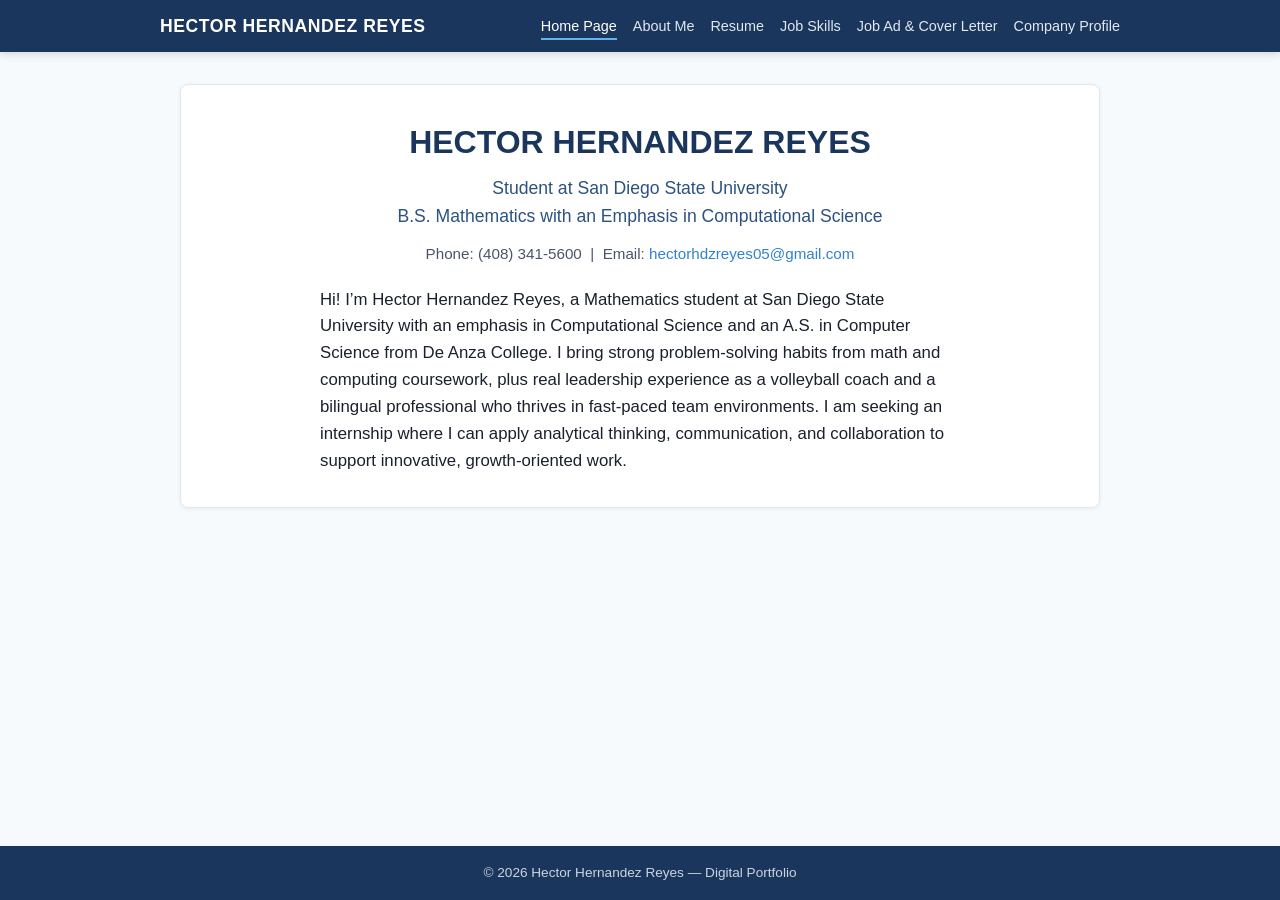
<file: index.html>
<!DOCTYPE html>
<html lang="en">
<head>
  <meta charset="UTF-8">
  <meta name="viewport" content="width=device-width, initial-scale=1.0">
  <title>Home | Hector Hernandez Reyes Portfolio</title>
  <link rel="stylesheet" href="css/style.css">
</head>
<body>
  <header class="site-header">
    <div class="header-inner">
      <a class="site-title" href="index.html">HECTOR HERNANDEZ REYES</a>
      <button class="nav-toggle" type="button" aria-expanded="false" aria-label="Toggle menu">Menu</button>
      <nav class="main-nav" aria-label="Main">
        <ul>
          <li><a href="index.html">Home Page</a></li>
          <li><a href="about.html">About Me</a></li>
          <li><a href="resume.html">Resume</a></li>
          <li><a href="skills.html">Job Skills</a></li>
          <li><a href="job.html">Job Ad &amp; Cover Letter</a></li>
          <li><a href="company.html">Company Profile</a></li>
        </ul>
      </nav>
    </div>
  </header>

  <main>
    <section class="hero">
      <h1>HECTOR HERNANDEZ REYES</h1>
      <p class="role">Student at San Diego State University<br>B.S. Mathematics with an Emphasis in Computational Science</p>
      <p class="contact-line">
        Phone: (408) 341-5600 &nbsp;|&nbsp;
        Email: <a href="mailto:hectorhdzreyes05@gmail.com">hectorhdzreyes05@gmail.com</a>
      </p>
      <div class="pitch">
        <p>
          Hi! I’m Hector Hernandez Reyes, a Mathematics student at San Diego State University
          with an emphasis in Computational Science and an A.S. in Computer Science from De Anza College.
          I bring strong problem-solving habits from math and computing coursework, plus real leadership
          experience as a volleyball coach and a bilingual professional who thrives in fast-paced team environments.
          I am seeking an internship where I can apply analytical thinking, communication, and collaboration
          to support innovative, growth-oriented work.
        </p>
      </div>
    </section>
  </main>

  <footer class="site-footer">
    <p>&copy; 2026 Hector Hernandez Reyes &mdash; Digital Portfolio</p>
  </footer>
  <script src="js/main.js"></script>
</body>
</html>
</file>
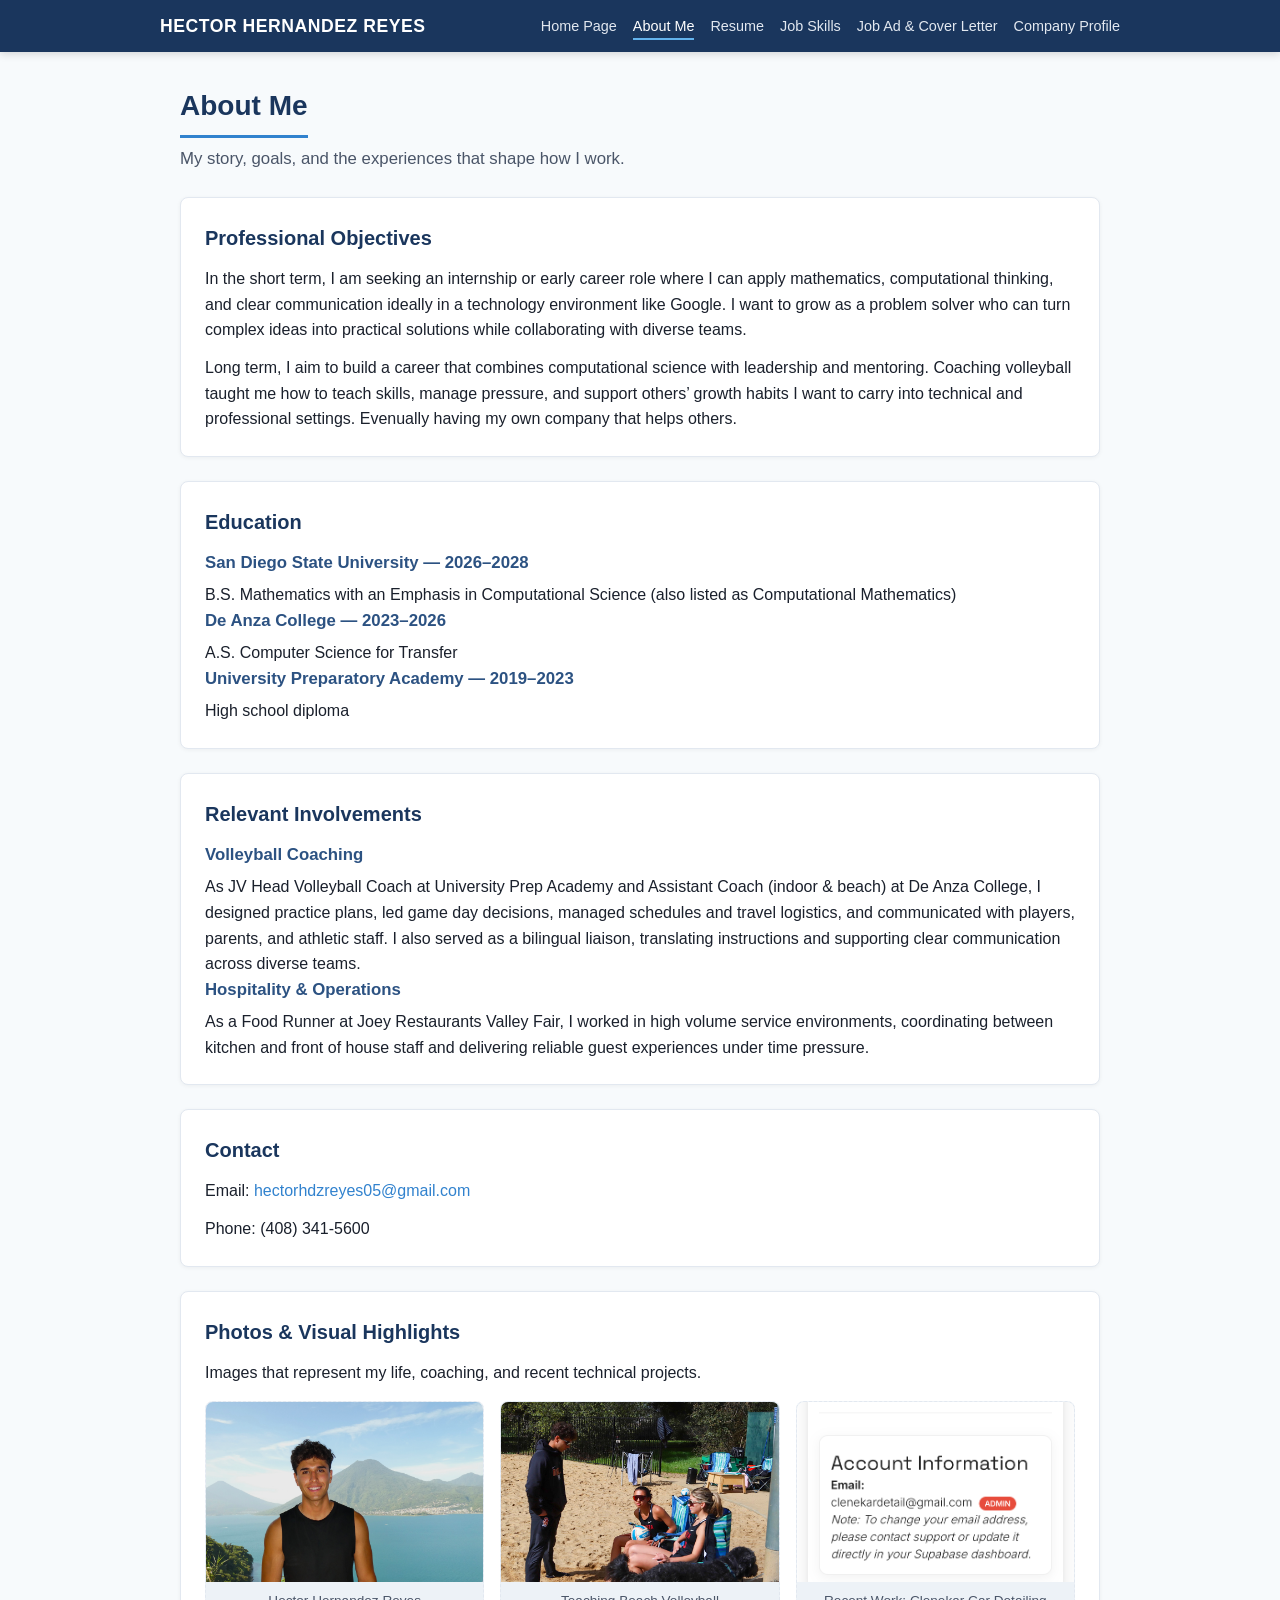
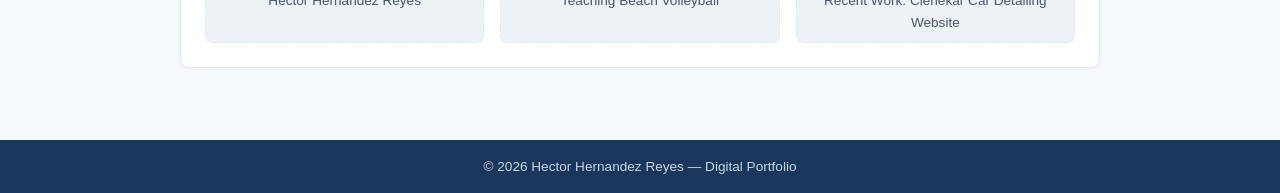
<file: about.html>
<!DOCTYPE html>
<html lang="en">
<head>
  <meta charset="UTF-8">
  <meta name="viewport" content="width=device-width, initial-scale=1.0">
  <title>About Me | Hector Hernandez Reyes Portfolio</title>
  <link rel="stylesheet" href="css/style.css">
</head>
<body>
  <header class="site-header">
    <div class="header-inner">
      <a class="site-title" href="index.html">HECTOR HERNANDEZ REYES</a>
      <button class="nav-toggle" type="button" aria-expanded="false" aria-label="Toggle menu">Menu</button>
      <nav class="main-nav" aria-label="Main">
        <ul>
          <li><a href="index.html">Home Page</a></li>
          <li><a href="about.html">About Me</a></li>
          <li><a href="resume.html">Resume</a></li>
          <li><a href="skills.html">Job Skills</a></li>
          <li><a href="job.html">Job Ad &amp; Cover Letter</a></li>
          <li><a href="company.html">Company Profile</a></li>
        </ul>
      </nav>
    </div>
  </header>

  <main>
    <h1 class="page-heading">About Me</h1>
    <p class="subtitle">My story, goals, and the experiences that shape how I work.</p>

    <section class="section">
      <h2>Professional Objectives</h2>
      <p>
        In the short term, I am seeking an internship or early career role where I can apply
        mathematics, computational thinking, and clear communication ideally in a technology
        environment like Google. I want to grow as a problem solver who can turn complex ideas
        into practical solutions while collaborating with diverse teams.
      </p>
      <p>
        Long term, I aim to build a career that combines computational science with leadership
        and mentoring. Coaching volleyball taught me how to teach skills, manage pressure, and
        support others’ growth habits I want to carry into technical and professional settings. 
        Evenually having my own company that helps others. 
    </section>

    <section class="section">
      <h2>Education</h2>
      <h3>San Diego State University — 2026–2028</h3>
      <p>B.S. Mathematics with an Emphasis in Computational Science (also listed as Computational Mathematics)</p>
      <h3>De Anza College — 2023–2026</h3>
      <p>A.S. Computer Science for Transfer</p>
      <h3>University Preparatory Academy — 2019–2023</h3>
      <p>High school diploma</p>
    </section>

    <section class="section">
      <h2>Relevant Involvements</h2>
      <h3>Volleyball Coaching</h3>
      <p>
        As JV Head Volleyball Coach at University Prep Academy and Assistant Coach (indoor & beach)
        at De Anza College, I designed practice plans, led game day decisions, managed schedules and
        travel logistics, and communicated with players, parents, and athletic staff. I also served as
        a bilingual liaison, translating instructions and supporting clear communication across diverse teams.
      </p>
      <h3>Hospitality & Operations</h3>
      <p>
        As a Food Runner at Joey Restaurants Valley Fair, I worked in high volume service environments,
        coordinating between kitchen and front of house staff and delivering reliable guest experiences
        under time pressure.
      </p>
    </section>

    <section class="section">
      <h2>Contact</h2>
      <p>Email: <a href="mailto:hectorhdzreyes05@gmail.com">hectorhdzreyes05@gmail.com</a></p>
      <p>Phone: (408) 341-5600</p>
    </section>

    <section class="section">
      <h2>Photos & Visual Highlights</h2>
      <p>Images that represent my life, coaching, and recent technical projects.</p>
      <div class="image-grid">
        <div class="image-card">
          <img src="images/01000716.jpg" alt="Hector Hernandez Reyes">
          <p class="caption">Hector Hernandez Reyes</p>
        </div>
        <div class="image-card">
          <img src="images/IMG_9783.JPEG" alt="Teaching Beach Volleyball">
          <p class="caption">Teaching Beach Volleyball</p>
        </div>
        <div class="image-card">
          <img src="images/IMG_8587.PNG" alt="Recent Work: Clenekar Car Detailing Website">
          <p class="caption">Recent Work: Clenekar Car Detailing Website</p>
        </div>
      </div>
    </section>
  </main>

  <footer class="site-footer">
    <p>&copy; 2026 Hector Hernandez Reyes &mdash; Digital Portfolio</p>
  </footer>
  <script src="js/main.js"></script>
</body>
</html>
</file>
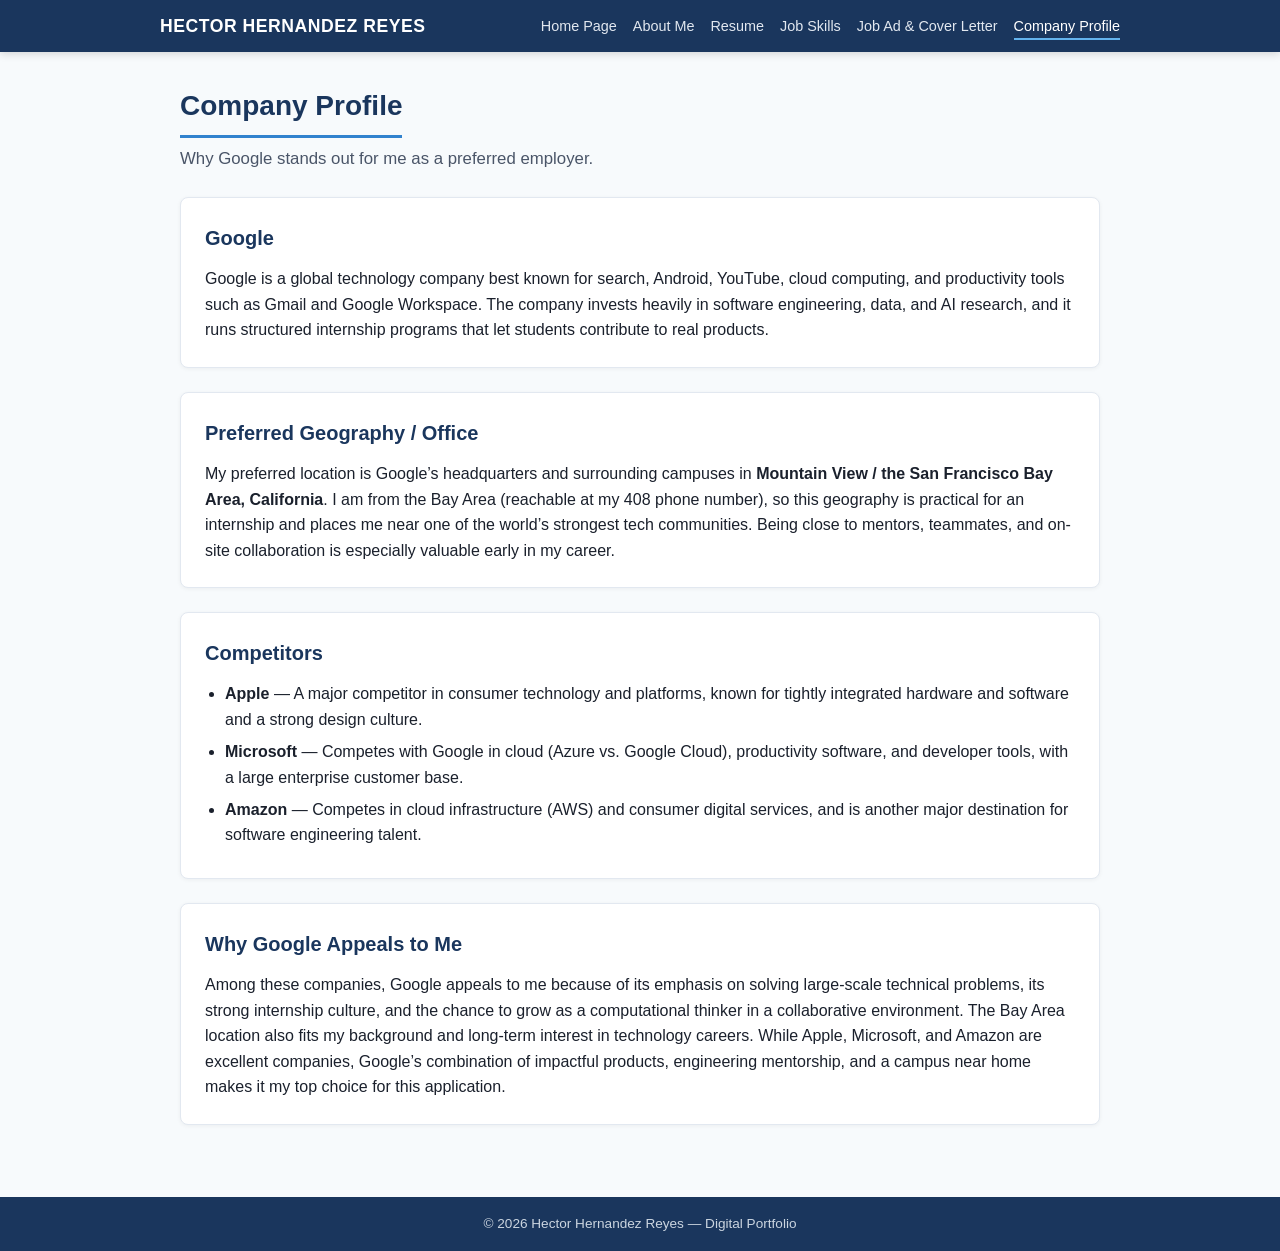
<file: company.html>
<!DOCTYPE html>
<html lang="en">
<head>
  <meta charset="UTF-8">
  <meta name="viewport" content="width=device-width, initial-scale=1.0">
  <title>Company Profile | Hector Hernandez Reyes Portfolio</title>
  <link rel="stylesheet" href="css/style.css">
</head>
<body>
  <header class="site-header">
    <div class="header-inner">
      <a class="site-title" href="index.html">HECTOR HERNANDEZ REYES</a>
      <button class="nav-toggle" type="button" aria-expanded="false" aria-label="Toggle menu">Menu</button>
      <nav class="main-nav" aria-label="Main">
        <ul>
          <li><a href="index.html">Home Page</a></li>
          <li><a href="about.html">About Me</a></li>
          <li><a href="resume.html">Resume</a></li>
          <li><a href="skills.html">Job Skills</a></li>
          <li><a href="job.html">Job Ad &amp; Cover Letter</a></li>
          <li><a href="company.html">Company Profile</a></li>
        </ul>
      </nav>
    </div>
  </header>

  <main>
    <h1 class="page-heading">Company Profile</h1>
    <p class="subtitle">Why Google stands out for me as a preferred employer.</p>

    <section class="section">
      <h2>Google</h2>
      <p>
        Google is a global technology company best known for search, Android, YouTube, cloud computing,
        and productivity tools such as Gmail and Google Workspace. The company invests heavily in
        software engineering, data, and AI research, and it runs structured internship programs that
        let students contribute to real products.
      </p>
    </section>

    <section class="section">
      <h2>Preferred Geography / Office</h2>
      <p>
        My preferred location is Google’s headquarters and surrounding campuses in
        <strong>Mountain View / the San Francisco Bay Area, California</strong>. I am from the Bay Area
        (reachable at my 408 phone number), so this geography is practical for an internship and
        places me near one of the world’s strongest tech communities. Being close to mentors,
        teammates, and on-site collaboration is especially valuable early in my career.
      </p>
    </section>

    <section class="section">
      <h2>Competitors</h2>
      <ul>
        <li>
          <strong>Apple</strong> — A major competitor in consumer technology and platforms, known for
          tightly integrated hardware and software and a strong design culture.
        </li>
        <li>
          <strong>Microsoft</strong> — Competes with Google in cloud (Azure vs. Google Cloud), productivity
          software, and developer tools, with a large enterprise customer base.
        </li>
        <li>
          <strong>Amazon</strong> — Competes in cloud infrastructure (AWS) and consumer digital services,
          and is another major destination for software engineering talent.
        </li>
      </ul>
    </section>

    <section class="section">
      <h2>Why Google Appeals to Me</h2>
      <p>
        Among these companies, Google appeals to me because of its emphasis on solving large-scale
        technical problems, its strong internship culture, and the chance to grow as a computational
        thinker in a collaborative environment. The Bay Area location also fits my background and
        long-term interest in technology careers. While Apple, Microsoft, and Amazon are excellent
        companies, Google’s combination of impactful products, engineering mentorship, and a campus
        near home makes it my top choice for this application.
      </p>
    </section>
  </main>

  <footer class="site-footer">
    <p>&copy; 2026 Hector Hernandez Reyes &mdash; Digital Portfolio</p>
  </footer>
  <script src="js/main.js"></script>
</body>
</html>
</file>
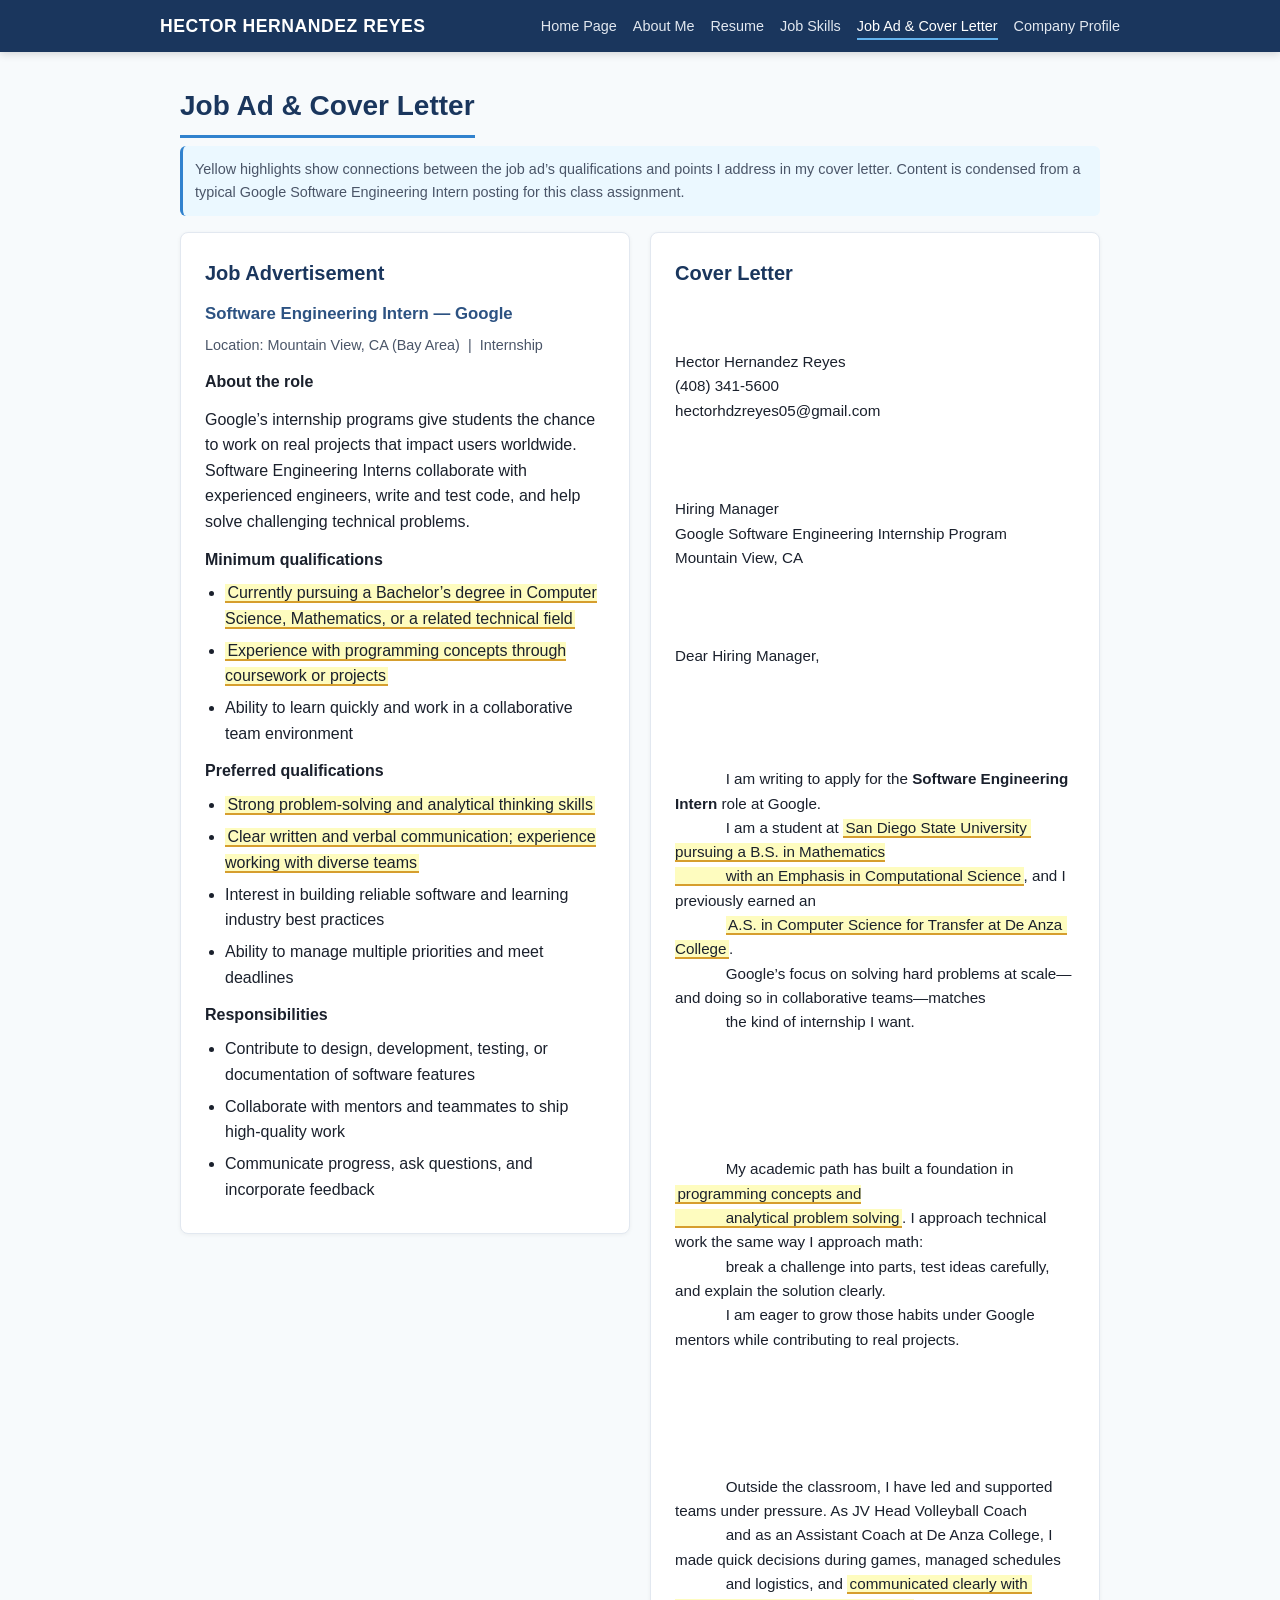
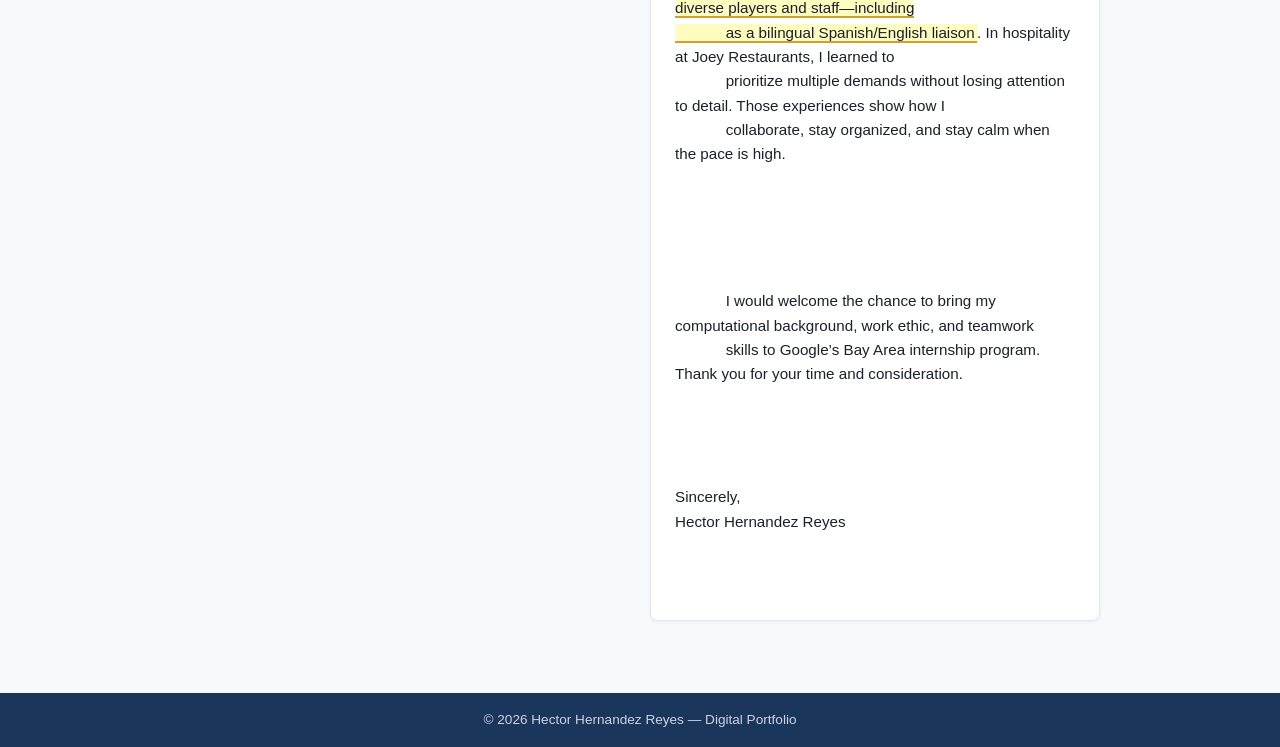
<file: job.html>
<!DOCTYPE html>
<html lang="en">
<head>
  <meta charset="UTF-8">
  <meta name="viewport" content="width=device-width, initial-scale=1.0">
  <title>Job Ad &amp; Cover Letter | Hector Hernandez Reyes Portfolio</title>
  <link rel="stylesheet" href="css/style.css">
</head>
<body>
  <header class="site-header">
    <div class="header-inner">
      <a class="site-title" href="index.html">HECTOR HERNANDEZ REYES</a>
      <button class="nav-toggle" type="button" aria-expanded="false" aria-label="Toggle menu">Menu</button>
      <nav class="main-nav" aria-label="Main">
        <ul>
          <li><a href="index.html">Home Page</a></li>
          <li><a href="about.html">About Me</a></li>
          <li><a href="resume.html">Resume</a></li>
          <li><a href="skills.html">Job Skills</a></li>
          <li><a href="job.html">Job Ad &amp; Cover Letter</a></li>
          <li><a href="company.html">Company Profile</a></li>
        </ul>
      </nav>
    </div>
  </header>

  <main>
    <h1 class="page-heading">Job Ad &amp; Cover Letter</h1>
    <p class="note">
      Yellow highlights show connections between the job ad’s qualifications and points I address in my cover letter.
      Content is condensed from a typical Google Software Engineering Intern posting for this class assignment.
    </p>

    <div class="split-layout">
      <section class="section">
        <h2>Job Advertisement</h2>
        <h3>Software Engineering Intern — Google</h3>
        <p class="job-meta" style="margin-bottom:0.75rem;">Location: Mountain View, CA (Bay Area) &nbsp;|&nbsp; Internship</p>

        <p><strong>About the role</strong></p>
        <p>
          Google’s internship programs give students the chance to work on real projects that impact
          users worldwide. Software Engineering Interns collaborate with experienced engineers,
          write and test code, and help solve challenging technical problems.
        </p>

        <p style="margin-top:0.75rem;"><strong>Minimum qualifications</strong></p>
        <ul>
          <li><span class="highlight">Currently pursuing a Bachelor’s degree in Computer Science, Mathematics, or a related technical field</span></li>
          <li><span class="highlight">Experience with programming concepts through coursework or projects</span></li>
          <li>Ability to learn quickly and work in a collaborative team environment</li>
        </ul>

        <p style="margin-top:0.75rem;"><strong>Preferred qualifications</strong></p>
        <ul>
          <li><span class="highlight">Strong problem-solving and analytical thinking skills</span></li>
          <li><span class="highlight">Clear written and verbal communication; experience working with diverse teams</span></li>
          <li>Interest in building reliable software and learning industry best practices</li>
          <li>Ability to manage multiple priorities and meet deadlines</li>
        </ul>

        <p style="margin-top:0.75rem;"><strong>Responsibilities</strong></p>
        <ul>
          <li>Contribute to design, development, testing, or documentation of software features</li>
          <li>Collaborate with mentors and teammates to ship high-quality work</li>
          <li>Communicate progress, ask questions, and incorporate feedback</li>
        </ul>
      </section>

      <section class="section">
        <h2>Cover Letter</h2>
        <div class="cover-letter">
          <p>Hector Hernandez Reyes<br>(408) 341-5600<br>hectorhdzreyes05@gmail.com</p>
          <p>Hiring Manager<br>Google Software Engineering Internship Program<br>Mountain View, CA</p>
          <p>Dear Hiring Manager,</p>
          <p>
            I am writing to apply for the <strong>Software Engineering Intern</strong> role at Google.
            I am a student at <span class="highlight">San Diego State University pursuing a B.S. in Mathematics
            with an Emphasis in Computational Science</span>, and I previously earned an
            <span class="highlight">A.S. in Computer Science for Transfer at De Anza College</span>.
            Google’s focus on solving hard problems at scale—and doing so in collaborative teams—matches
            the kind of internship I want.
          </p>
          <p>
            My academic path has built a foundation in <span class="highlight">programming concepts and
            analytical problem solving</span>. I approach technical work the same way I approach math:
            break a challenge into parts, test ideas carefully, and explain the solution clearly.
            I am eager to grow those habits under Google mentors while contributing to real projects.
          </p>
          <p>
            Outside the classroom, I have led and supported teams under pressure. As JV Head Volleyball Coach
            and as an Assistant Coach at De Anza College, I made quick decisions during games, managed schedules
            and logistics, and <span class="highlight">communicated clearly with diverse players and staff—including
            as a bilingual Spanish/English liaison</span>. In hospitality at Joey Restaurants, I learned to
            prioritize multiple demands without losing attention to detail. Those experiences show how I
            collaborate, stay organized, and stay calm when the pace is high.
          </p>
          <p>
            I would welcome the chance to bring my computational background, work ethic, and teamwork
            skills to Google’s Bay Area internship program. Thank you for your time and consideration.
          </p>
          <p>Sincerely,<br>Hector Hernandez Reyes</p>
        </div>
      </section>
    </div>
  </main>

  <footer class="site-footer">
    <p>&copy; 2026 Hector Hernandez Reyes &mdash; Digital Portfolio</p>
  </footer>
  <script src="js/main.js"></script>
</body>
</html>
</file>
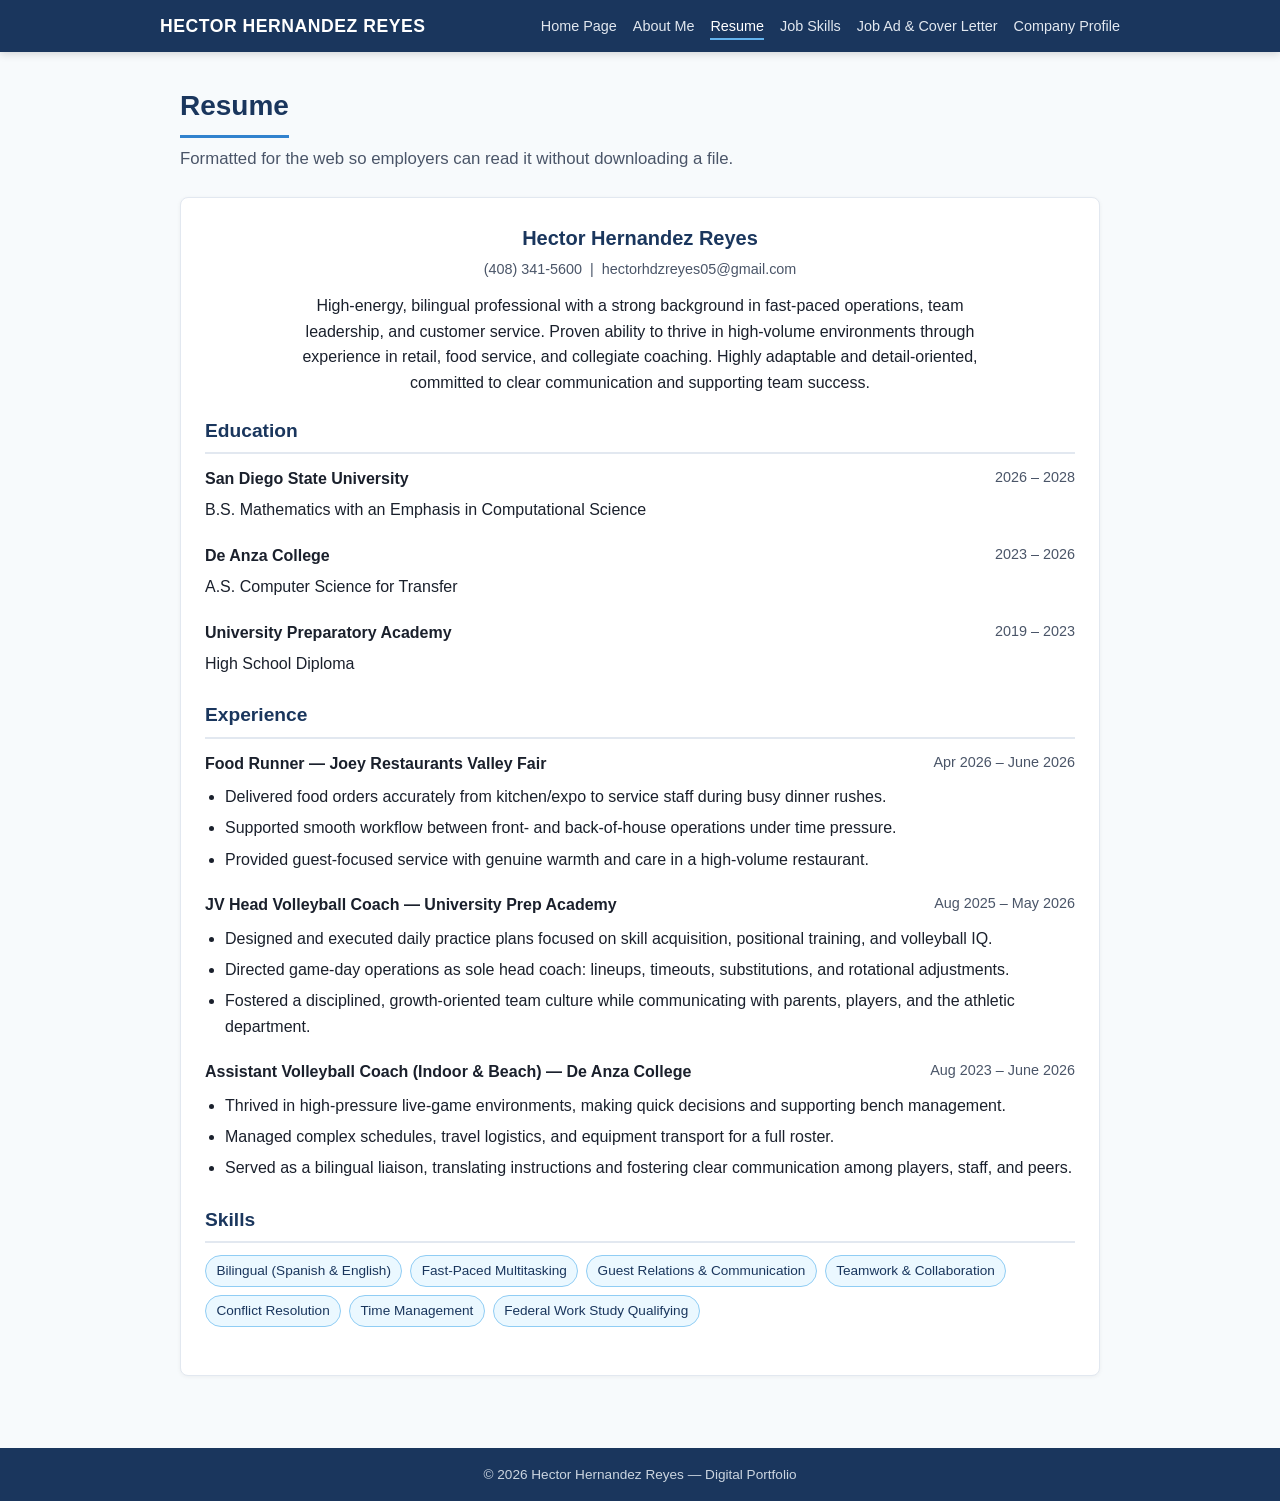
<file: resume.html>
<!DOCTYPE html>
<html lang="en">
<head>
  <meta charset="UTF-8">
  <meta name="viewport" content="width=device-width, initial-scale=1.0">
  <title>Resume | Hector Hernandez Reyes Portfolio</title>
  <link rel="stylesheet" href="css/style.css">
</head>
<body>
  <header class="site-header">
    <div class="header-inner">
      <a class="site-title" href="index.html">HECTOR HERNANDEZ REYES</a>
      <button class="nav-toggle" type="button" aria-expanded="false" aria-label="Toggle menu">Menu</button>
      <nav class="main-nav" aria-label="Main">
        <ul>
          <li><a href="index.html">Home Page</a></li>
          <li><a href="about.html">About Me</a></li>
          <li><a href="resume.html">Resume</a></li>
          <li><a href="skills.html">Job Skills</a></li>
          <li><a href="job.html">Job Ad &amp; Cover Letter</a></li>
          <li><a href="company.html">Company Profile</a></li>
        </ul>
      </nav>
    </div>
  </header>

  <main>
    <h1 class="page-heading">Resume</h1>
    <p class="subtitle">Formatted for the web so employers can read it without downloading a file.</p>

    <section class="section">
      <div style="text-align:center; margin-bottom:1.25rem;">
        <h2 style="border:none; margin-bottom:0.25rem;">Hector Hernandez Reyes</h2>
        <p class="job-meta">(408) 341-5600 &nbsp;|&nbsp; hectorhdzreyes05@gmail.com</p>
        <p style="margin-top:0.75rem; max-width:700px; margin-left:auto; margin-right:auto;">
          High-energy, bilingual professional with a strong background in fast-paced operations,
          team leadership, and customer service. Proven ability to thrive in high-volume environments
          through experience in retail, food service, and collegiate coaching. Highly adaptable and
          detail-oriented, committed to clear communication and supporting team success.
        </p>
      </div>

      <div class="resume-block">
        <h2>Education</h2>
        <div class="job-entry">
          <div class="job-header">
            <span class="job-title">San Diego State University</span>
            <span class="job-meta">2026 – 2028</span>
          </div>
          <p>B.S. Mathematics with an Emphasis in Computational Science</p>
        </div>
        <div class="job-entry">
          <div class="job-header">
            <span class="job-title">De Anza College</span>
            <span class="job-meta">2023 – 2026</span>
          </div>
          <p>A.S. Computer Science for Transfer</p>
        </div>
        <div class="job-entry">
          <div class="job-header">
            <span class="job-title">University Preparatory Academy</span>
            <span class="job-meta">2019 – 2023</span>
          </div>
          <p>High School Diploma</p>
        </div>
      </div>

      <div class="resume-block">
        <h2>Experience</h2>

        <div class="job-entry">
          <div class="job-header">
            <span class="job-title">Food Runner — Joey Restaurants Valley Fair</span>
            <span class="job-meta">Apr 2026 – June 2026</span>
          </div>
          <ul>
            <li>Delivered food orders accurately from kitchen/expo to service staff during busy dinner rushes.</li>
            <li>Supported smooth workflow between front- and back-of-house operations under time pressure.</li>
            <li>Provided guest-focused service with genuine warmth and care in a high-volume restaurant.</li>
          </ul>
        </div>

        <div class="job-entry">
          <div class="job-header">
            <span class="job-title">JV Head Volleyball Coach — University Prep Academy</span>
            <span class="job-meta">Aug 2025 – May 2026</span>
          </div>
          <ul>
            <li>Designed and executed daily practice plans focused on skill acquisition, positional training, and volleyball IQ.</li>
            <li>Directed game-day operations as sole head coach: lineups, timeouts, substitutions, and rotational adjustments.</li>
            <li>Fostered a disciplined, growth-oriented team culture while communicating with parents, players, and the athletic department.</li>
          </ul>
        </div>

        <div class="job-entry">
          <div class="job-header">
            <span class="job-title">Assistant Volleyball Coach (Indoor &amp; Beach) — De Anza College</span>
            <span class="job-meta">Aug 2023 – June 2026</span>
          </div>
          <ul>
            <li>Thrived in high-pressure live-game environments, making quick decisions and supporting bench management.</li>
            <li>Managed complex schedules, travel logistics, and equipment transport for a full roster.</li>
            <li>Served as a bilingual liaison, translating instructions and fostering clear communication among players, staff, and peers.</li>
          </ul>
        </div>
      </div>

      <div class="resume-block">
        <h2>Skills</h2>
        <div class="skills-inline">
          <span class="skill-tag">Bilingual (Spanish &amp; English)</span>
          <span class="skill-tag">Fast-Paced Multitasking</span>
          <span class="skill-tag">Guest Relations &amp; Communication</span>
          <span class="skill-tag">Teamwork &amp; Collaboration</span>
          <span class="skill-tag">Conflict Resolution</span>
          <span class="skill-tag">Time Management</span>
          <span class="skill-tag">Federal Work Study Qualifying</span>
        </div>
      </div>
    </section>
  </main>

  <footer class="site-footer">
    <p>&copy; 2026 Hector Hernandez Reyes &mdash; Digital Portfolio</p>
  </footer>
  <script src="js/main.js"></script>
</body>
</html>
</file>
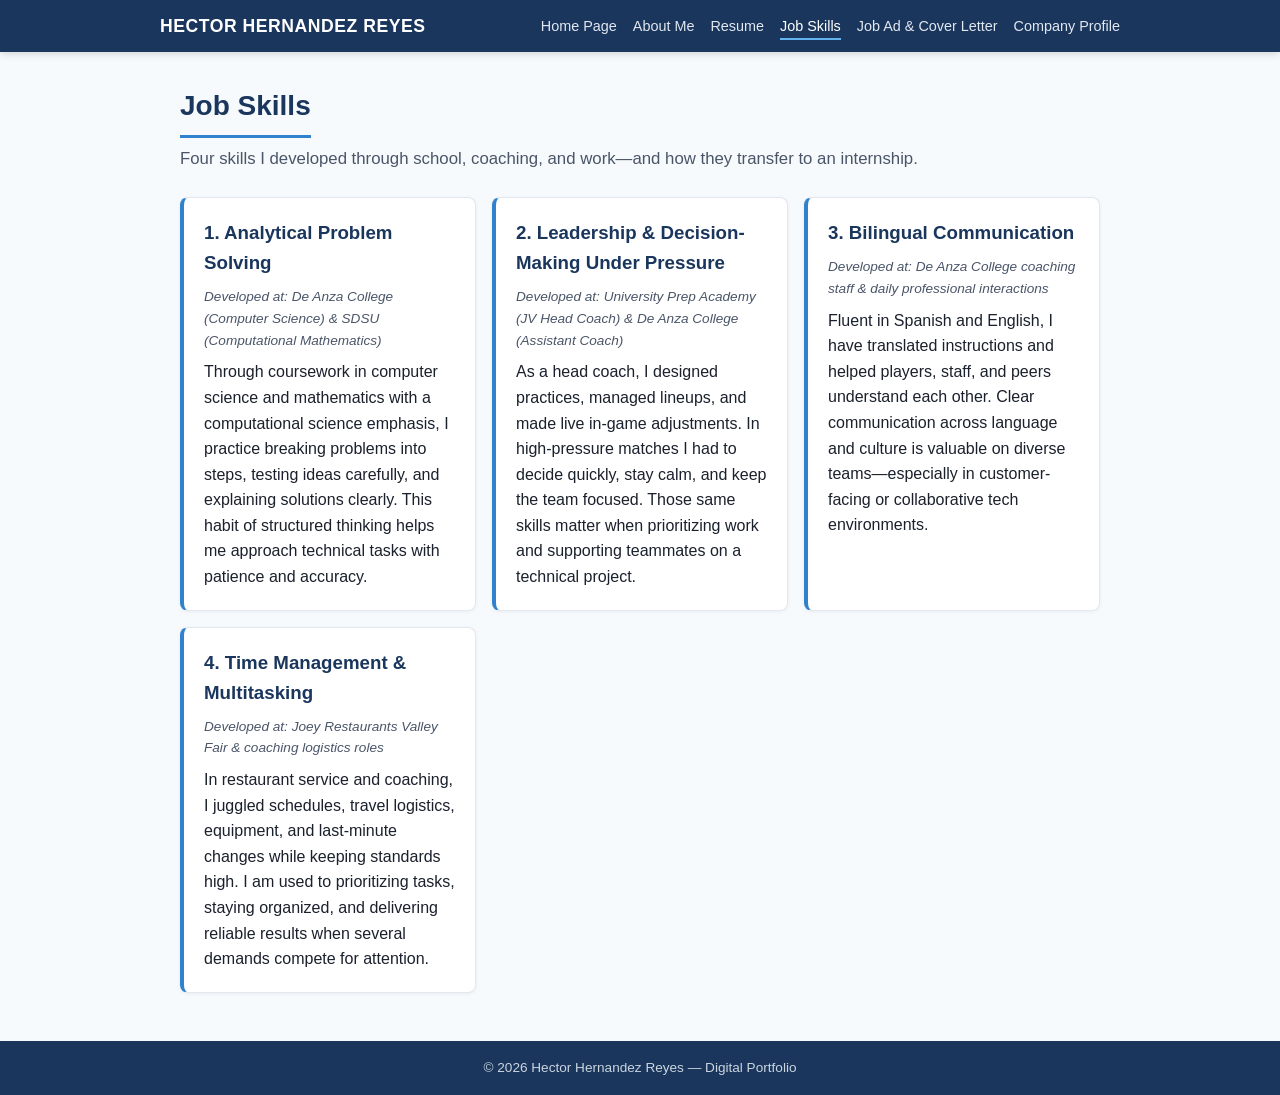
<file: skills.html>
<!DOCTYPE html>
<html lang="en">
<head>
  <meta charset="UTF-8">
  <meta name="viewport" content="width=device-width, initial-scale=1.0">
  <title>Job Skills | Hector Hernandez Reyes Portfolio</title>
  <link rel="stylesheet" href="css/style.css">
</head>
<body>
  <header class="site-header">
    <div class="header-inner">
      <a class="site-title" href="index.html">HECTOR HERNANDEZ REYES</a>
      <button class="nav-toggle" type="button" aria-expanded="false" aria-label="Toggle menu">Menu</button>
      <nav class="main-nav" aria-label="Main">
        <ul>
          <li><a href="index.html">Home Page</a></li>
          <li><a href="about.html">About Me</a></li>
          <li><a href="resume.html">Resume</a></li>
          <li><a href="skills.html">Job Skills</a></li>
          <li><a href="job.html">Job Ad &amp; Cover Letter</a></li>
          <li><a href="company.html">Company Profile</a></li>
        </ul>
      </nav>
    </div>
  </header>

  <main>
    <h1 class="page-heading">Job Skills</h1>
    <p class="subtitle">Four skills I developed through school, coaching, and work—and how they transfer to an internship.</p>

    <div class="skills-grid">
      <article class="skill-card">
        <h3>1. Analytical Problem Solving</h3>
        <p class="where">Developed at: De Anza College (Computer Science) &amp; SDSU (Computational Mathematics)</p>
        <p>
          Through coursework in computer science and mathematics with a computational science emphasis,
          I practice breaking problems into steps, testing ideas carefully, and explaining solutions clearly.
          This habit of structured thinking helps me approach technical tasks with patience and accuracy.
        </p>
      </article>

      <article class="skill-card">
        <h3>2. Leadership &amp; Decision-Making Under Pressure</h3>
        <p class="where">Developed at: University Prep Academy (JV Head Coach) &amp; De Anza College (Assistant Coach)</p>
        <p>
          As a head coach, I designed practices, managed lineups, and made live in-game adjustments.
          In high-pressure matches I had to decide quickly, stay calm, and keep the team focused.
          Those same skills matter when prioritizing work and supporting teammates on a technical project.
        </p>
      </article>

      <article class="skill-card">
        <h3>3. Bilingual Communication</h3>
        <p class="where">Developed at: De Anza College coaching staff &amp; daily professional interactions</p>
        <p>
          Fluent in Spanish and English, I have translated instructions and helped players, staff, and peers
          understand each other. Clear communication across language and culture is valuable on diverse
          teams—especially in customer-facing or collaborative tech environments.
        </p>
      </article>

      <article class="skill-card">
        <h3>4. Time Management &amp; Multitasking</h3>
        <p class="where">Developed at: Joey Restaurants Valley Fair &amp; coaching logistics roles</p>
        <p>
          In restaurant service and coaching, I juggled schedules, travel logistics, equipment, and
          last-minute changes while keeping standards high. I am used to prioritizing tasks, staying
          organized, and delivering reliable results when several demands compete for attention.
        </p>
      </article>
    </div>
  </main>

  <footer class="site-footer">
    <p>&copy; 2026 Hector Hernandez Reyes &mdash; Digital Portfolio</p>
  </footer>
  <script src="js/main.js"></script>
</body>
</html>
</file>
<file: css/style.css>
/* Hector Hernandez Reyes — Digital Portfolio */
:root {
  --primary: #1a365d;
  --primary-light: #2c5282;
  --accent: #3182ce;
  --bg: #f7fafc;
  --card: #ffffff;
  --text: #1a202c;
  --muted: #4a5568;
  --border: #e2e8f0;
  --highlight: #fefcbf;
  --highlight-border: #d69e2e;
  --max-width: 960px;
}

* {
  box-sizing: border-box;
  margin: 0;
  padding: 0;
}

body {
  font-family: "Segoe UI", Tahoma, Geneva, Verdana, sans-serif;
  background: var(--bg);
  color: var(--text);
  line-height: 1.6;
  min-height: 100vh;
  display: flex;
  flex-direction: column;
}

a {
  color: var(--accent);
  text-decoration: none;
}

a:hover {
  text-decoration: underline;
}

/* Header & Nav */
.site-header {
  background: var(--primary);
  color: #fff;
  padding: 0.75rem 1.25rem;
  position: sticky;
  top: 0;
  z-index: 100;
  box-shadow: 0 2px 8px rgba(0, 0, 0, 0.15);
}

.header-inner {
  max-width: var(--max-width);
  margin: 0 auto;
  display: flex;
  align-items: center;
  justify-content: space-between;
  gap: 1rem;
}

.site-title {
  font-size: 1.1rem;
  font-weight: 700;
  letter-spacing: 0.03em;
  color: #fff;
  text-decoration: none;
  white-space: nowrap;
}

.site-title:hover {
  text-decoration: none;
  color: #bee3f8;
}

.nav-toggle {
  display: none;
  background: transparent;
  border: 1px solid rgba(255, 255, 255, 0.5);
  color: #fff;
  padding: 0.35rem 0.65rem;
  border-radius: 4px;
  cursor: pointer;
  font-size: 0.9rem;
}

.main-nav ul {
  list-style: none;
  display: flex;
  flex-wrap: wrap;
  gap: 0.25rem 1rem;
}

.main-nav a {
  color: #e2e8f0;
  font-size: 0.9rem;
  font-weight: 500;
  padding: 0.25rem 0;
}

.main-nav a:hover,
.main-nav a.active {
  color: #fff;
  text-decoration: none;
  border-bottom: 2px solid #63b3ed;
}

/* Main content */
main {
  flex: 1;
  max-width: var(--max-width);
  margin: 0 auto;
  padding: 2rem 1.25rem 3rem;
  width: 100%;
}

.page-heading {
  font-size: 1.75rem;
  color: var(--primary);
  margin-bottom: 0.5rem;
  border-bottom: 3px solid var(--accent);
  padding-bottom: 0.4rem;
  display: inline-block;
}

.subtitle {
  color: var(--muted);
  margin-bottom: 1.5rem;
  font-size: 1.05rem;
}

/* Home hero */
.hero {
  background: var(--card);
  border: 1px solid var(--border);
  border-radius: 8px;
  padding: 2rem;
  text-align: center;
  box-shadow: 0 1px 4px rgba(0, 0, 0, 0.06);
}

.hero h1 {
  font-size: 2rem;
  color: var(--primary);
  margin-bottom: 0.35rem;
}

.hero .role {
  font-size: 1.1rem;
  color: var(--primary-light);
  margin-bottom: 0.75rem;
}

.hero .contact-line {
  color: var(--muted);
  font-size: 0.95rem;
  margin-bottom: 1.25rem;
}

.pitch {
  text-align: left;
  max-width: 640px;
  margin: 0 auto;
  font-size: 1.05rem;
  color: var(--text);
}

/* Cards / sections */
.section {
  background: var(--card);
  border: 1px solid var(--border);
  border-radius: 8px;
  padding: 1.5rem;
  margin-bottom: 1.5rem;
  box-shadow: 0 1px 4px rgba(0, 0, 0, 0.05);
}

.section h2 {
  color: var(--primary);
  font-size: 1.25rem;
  margin-bottom: 0.75rem;
}

.section h3 {
  color: var(--primary-light);
  font-size: 1.05rem;
  margin-bottom: 0.35rem;
}

.section p + p {
  margin-top: 0.75rem;
}

.section ul {
  margin-left: 1.25rem;
  margin-top: 0.5rem;
}

.section li {
  margin-bottom: 0.4rem;
}

/* Image grid */
.image-grid {
  display: grid;
  grid-template-columns: repeat(auto-fit, minmax(200px, 1fr));
  gap: 1rem;
  margin-top: 1rem;
}

.image-card {
  background: #edf2f7;
  border: 1px dashed var(--border);
  border-radius: 8px;
  overflow: hidden;
  text-align: center;
}

.image-card img {
  width: 100%;
  height: 180px;
  object-fit: cover;
  display: block;
}

.image-card .caption {
  padding: 0.5rem;
  font-size: 0.85rem;
  color: var(--muted);
}

.placeholder-img {
  width: 100%;
  height: 180px;
  display: flex;
  align-items: center;
  justify-content: center;
  background: linear-gradient(135deg, #2c5282, #3182ce);
  color: #fff;
  font-weight: 600;
  font-size: 0.95rem;
  padding: 1rem;
}

/* Resume */
.resume-block {
  margin-bottom: 1.5rem;
}

.resume-block h2 {
  color: var(--primary);
  font-size: 1.2rem;
  border-bottom: 2px solid var(--border);
  padding-bottom: 0.35rem;
  margin-bottom: 0.75rem;
}

.job-entry {
  margin-bottom: 1.25rem;
}

.job-header {
  display: flex;
  flex-wrap: wrap;
  justify-content: space-between;
  gap: 0.25rem 1rem;
  margin-bottom: 0.35rem;
}

.job-title {
  font-weight: 700;
  color: var(--text);
}

.job-meta {
  color: var(--muted);
  font-size: 0.9rem;
}

.job-entry ul {
  margin-left: 1.25rem;
}

.job-entry li {
  margin-bottom: 0.35rem;
}

.skills-inline {
  display: flex;
  flex-wrap: wrap;
  gap: 0.5rem;
}

.skill-tag {
  background: #ebf8ff;
  color: var(--primary);
  border: 1px solid #90cdf4;
  padding: 0.25rem 0.65rem;
  border-radius: 999px;
  font-size: 0.85rem;
}

/* Job skills cards */
.skills-grid {
  display: grid;
  grid-template-columns: repeat(auto-fit, minmax(260px, 1fr));
  gap: 1rem;
}

.skill-card {
  background: var(--card);
  border: 1px solid var(--border);
  border-left: 4px solid var(--accent);
  border-radius: 8px;
  padding: 1.25rem;
  box-shadow: 0 1px 4px rgba(0, 0, 0, 0.05);
}

.skill-card h3 {
  color: var(--primary);
  margin-bottom: 0.5rem;
}

.skill-card .where {
  font-size: 0.85rem;
  color: var(--muted);
  font-style: italic;
  margin-bottom: 0.5rem;
}

/* Job ad + cover letter side by side */
.split-layout {
  display: grid;
  grid-template-columns: 1fr 1fr;
  gap: 1.25rem;
  align-items: start;
}

.highlight {
  background: var(--highlight);
  border-bottom: 2px solid var(--highlight-border);
  padding: 0 0.15rem;
}

.note {
  font-size: 0.9rem;
  color: var(--muted);
  margin-bottom: 1rem;
  padding: 0.75rem;
  background: #ebf8ff;
  border-radius: 6px;
  border-left: 3px solid var(--accent);
}

.cover-letter {
  white-space: pre-wrap;
  font-size: 0.95rem;
}

.cover-letter p {
  margin-bottom: 0.85rem;
}

/* Footer */
.site-footer {
  background: var(--primary);
  color: #cbd5e0;
  text-align: center;
  padding: 1rem;
  font-size: 0.85rem;
}

.site-footer a {
  color: #bee3f8;
}

/* Responsive */
@media (max-width: 768px) {
  .nav-toggle {
    display: block;
  }

  .main-nav {
    display: none;
    width: 100%;
  }

  .main-nav.open {
    display: block;
  }

  .header-inner {
    flex-wrap: wrap;
  }

  .main-nav ul {
    flex-direction: column;
    padding: 0.75rem 0 0.25rem;
    gap: 0.5rem;
  }

  .split-layout {
    grid-template-columns: 1fr;
  }

  .hero h1 {
    font-size: 1.6rem;
  }
}
</file>
